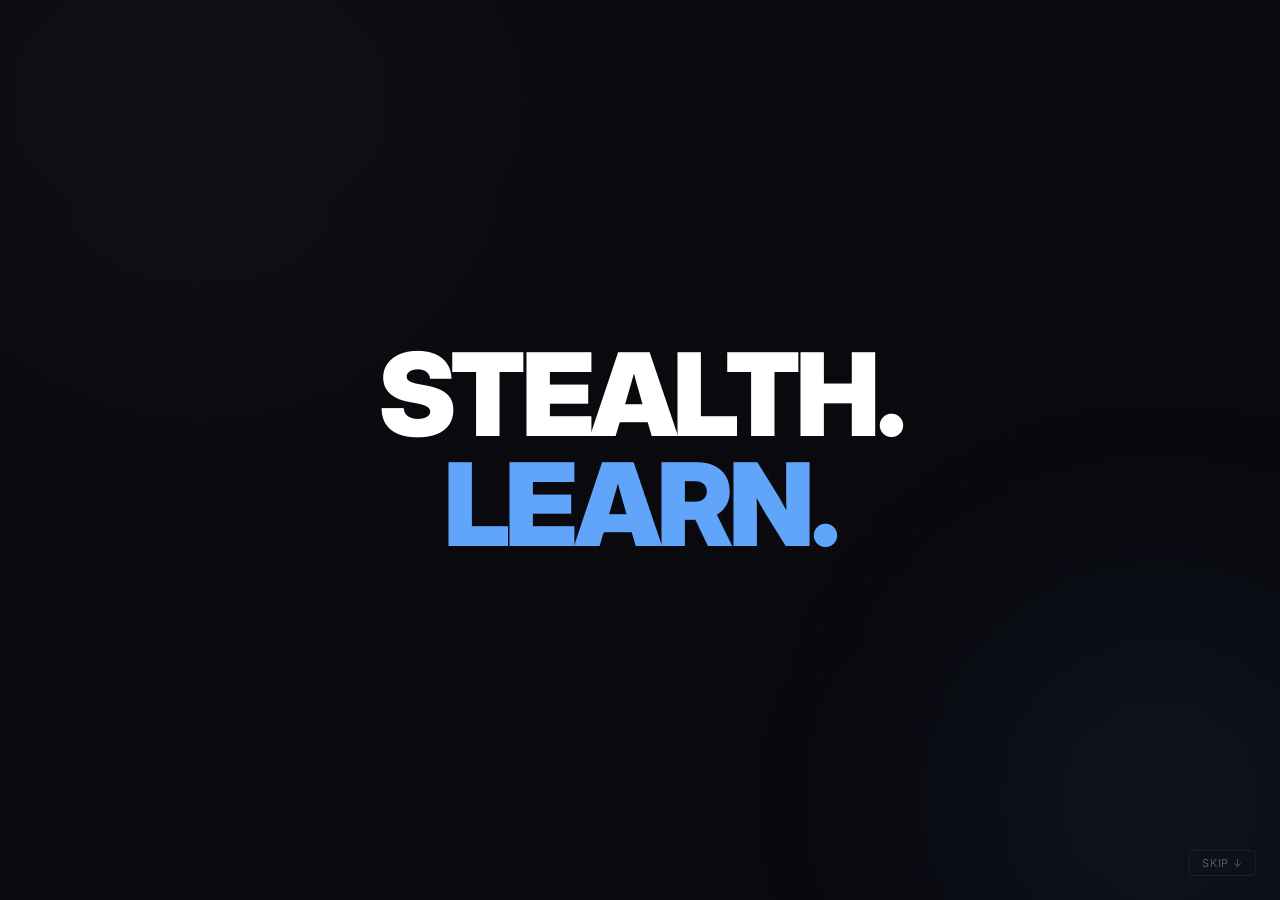
<file: projects/ballsy/index.html>
<!DOCTYPE html>
<html lang="en">
<head>
<meta charset="UTF-8">
<meta name="viewport" content="width=device-width, initial-scale=1.0">
<title>Ballsy — Stealth. Learn. Escape.</title>
<link rel="preconnect" href="https://fonts.googleapis.com">
<link rel="preconnect" href="https://fonts.gstatic.com" crossorigin>
<link href="https://fonts.googleapis.com/css2?family=Inter:wght@400;600;700;800;900&display=swap" rel="stylesheet">
<link rel="stylesheet" href="css/game.css">
</head>
<body>

<!-- ═══ CINEMATIC INTRO ═══ -->
<div id="intro">
  <div class="intro-grid"></div>
  <div class="i-orb i-orb1"></div>
  <div class="i-orb i-orb2"></div>
  <div id="intro-lines">
    <div class="il1">STEALTH.</div>
    <div class="il2">LEARN.</div>
  </div>
  <div id="intro-card-wrap">
    <div class="icard" id="icard">
      <div class="icard-sheen" id="icard-sheen"></div>
      <div class="icard-inner">
        <div class="icard-left" id="il">
          <div class="icard-badge-pill"><span class="pill-dot"></span>Unity 2022 · Windows · APU Capstone</div>
          <h2>The math class<br>you'll actually want<br>to attend.</h2>
          <p>Navigate school halls, dodge the teacher's spotlight, and solve arithmetic challenges to unlock your escape.</p>
        </div>
        <div class="icard-center" id="ic">
          <div class="mini-screen phone-float">
            <div class="ms-hud"><span style="color:#f43f5e">♥♥♥</span><span style="color:#10B981;font-size:10px">240 pts</span></div>
            <div class="ms-map">
              <div class="ms-wall" style="top:18%;left:8%;width:55px;height:10px"></div>
              <div class="ms-wall" style="top:18%;left:8%;width:10px;height:50px"></div>
              <div class="ms-spotlight"></div>
              <div class="ms-teacher">T</div>
              <div class="ms-player">P</div>
              <div class="ms-item">📋</div>
            </div>
            <div class="ms-quiz">
              <div class="ms-q">8 × 7 = ?</div>
              <div class="ms-opts">
                <span>48</span><span class="ms-correct">56 ✓</span><span>64</span><span>42</span>
              </div>
            </div>
          </div>
          <div class="intro-fbadge" style="top:8%;left:-20px">
            <span>🎯</span><div><div class="fb-t">Quiz Streak</div><div class="fb-s">7 correct!</div></div>
          </div>
          <div class="intro-fbadge" style="bottom:10%;right:-20px">
            <span>⚡</span><div><div class="fb-t">Level Up!</div><div class="fb-s">Stage 2 unlocked</div></div>
          </div>
        </div>
        <div class="icard-right" id="ir"><div class="brand-text">BALLSY</div></div>
      </div>
      <div class="icard-cta" id="icta">
        <div class="icta-title">Ready to outsmart<br>the teacher?</div>
        <div class="icta-sub">A 2D stealth adventure where every math answer is your key to freedom.</div>
        <button class="btn-green" id="btn-enter">Play Now</button>
      </div>
    </div>
  </div>
  <button id="intro-skip">Skip ↓</button>
</div>

<!-- ═══ GAME WRAPPER ═══ -->
<div id="game-wrap" class="hidden">

  <!-- HUD -->
  <div id="hud">
    <div id="hud-left">
      <div id="hud-stage">Stage 1</div>
      <div id="hud-lives" class="hud-row"></div>
      <div class="hud-row hud-label">STAMINA
        <div id="hud-stamina-track"><div id="hud-stamina-fill"></div></div>
      </div>
      <div class="hud-row hud-label">DETECTION
        <div id="hud-det-track"><div id="hud-det-fill"></div></div>
      </div>
    </div>
    <div id="hud-center">
      <div class="hud-big" id="hud-score">0</div>
      <div class="hud-label">SCORE</div>
    </div>
    <div id="hud-right">
      <div class="hud-row hud-label">QUIZZES <span id="hud-quizzes">0/0</span></div>
      <div class="hud-row hud-label">COINS <span id="hud-coins">0</span></div>
      <div id="hud-inv" class="hud-row"></div>
      <div class="hud-row" style="gap:6px;margin-top:2px;">
        <button class="hud-ctrl-btn" id="btn-hud-pause" title="Pause (Esc)">II</button>
        <button class="hud-ctrl-btn" id="btn-hud-restart" title="Restart Stage">↺</button>
        <button class="hud-ctrl-btn" id="btn-hud-home" title="Main Menu">⌂</button>
      </div>
    </div>
  </div>

  <!-- Canvas -->
  <canvas id="gameCanvas" width="800" height="576"></canvas>

  <!-- ── SCREENS ── -->

  <!-- Main Menu -->
  <div id="screen-menu" class="screen overlay-center">
    <div class="menu-card">
      <div class="menu-logo"><span class="logo-dot"></span>BALLSY</div>
      <div class="menu-sub">Stealth. Learn. Escape.</div>
      <button class="btn-green big" id="btn-play">▶ &nbsp;Play Game</button>
      <button class="btn-ghost big" id="btn-lb">🏆 &nbsp;Leaderboard</button>
      <div class="menu-controls">
        <div class="ctrl-grid">
          <span class="ctrl-key">WASD / ↑↓←→</span><span>Move</span>
          <span class="ctrl-key">Shift</span><span>Run (drains stamina)</span>
          <span class="ctrl-key">E</span><span>Interact with panels</span>
          <span class="ctrl-key">Space</span><span>Jumping rope</span>
          <span class="ctrl-key">Esc</span><span>Close popups</span>
        </div>
      </div>
      <div class="menu-tip">🟢 = You &nbsp;|&nbsp; 🟡 = Teacher &nbsp;|&nbsp; <span style="color:#10B981">?</span> = Quiz panel &nbsp;|&nbsp; 🚪 = Exit (solve quizzes first!)</div>
    </div>
  </div>

  <!-- Quiz overlay -->
  <div id="screen-quiz" class="screen overlay-center hidden">
    <div class="quiz-card">
      <div class="quiz-header">
        <span class="quiz-icon">🧮</span>
        <span class="quiz-title">Math Challenge</span>
        <span id="quiz-timer" class="hidden quiz-timer"></span>
      </div>
      <div id="quiz-question" class="quiz-q"></div>
      <div id="quiz-options" class="quiz-opts-grid"></div>
      <div class="quiz-hint">Solve it to unlock the panel &nbsp;·&nbsp; Wrong = −50 pts &amp; −1 life</div>
    </div>
  </div>

  <!-- Vending machine overlay -->
  <div id="screen-vend" class="screen overlay-center hidden">
    <div class="vend-card">
      <div class="vend-header">🥤 Vending Machine</div>
      <div class="vend-coins-row">Your coins: <strong id="vend-coins">0</strong></div>
      <div class="vend-items">
        <div class="vend-item-row">
          <span>⚡ Refill Stamina</span>
          <button class="btn-green small vend-item" data-item="stamina" data-cost="10" data-effect="stamina">10 coins</button>
        </div>
        <div class="vend-item-row">
          <span>❤️ Extra Life</span>
          <button class="btn-green small vend-item" data-item="life" data-cost="30" data-effect="life">30 coins</button>
        </div>
        <div class="vend-item-row">
          <span>⭐ Score Boost +200</span>
          <button class="btn-green small vend-item" data-item="score" data-cost="20" data-effect="score">20 coins</button>
        </div>
      </div>
      <div id="vend-msg" class="vend-msg"></div>
      <button class="btn-ghost small" id="btn-close-vend">Close (Esc)</button>
    </div>
  </div>

  <!-- Jumping rope overlay -->
  <div id="screen-rope" class="screen overlay-center hidden">
    <div class="rope-card">
      <div class="rope-header">🪢 Jumping Rope Mini-game</div>
      <div class="rope-sub">Press <kbd>Space</kbd> when the dot lights up green!</div>
      <canvas id="rope-canvas" width="160" height="160"></canvas>
      <div class="rope-stats">
        <div>Hits: <strong id="rope-progress">0 / 8</strong></div>
        <div>Misses: <span id="rope-miss">⬜⬜⬜</span></div>
      </div>
      <div id="rope-result" class="rope-result"></div>
    </div>
  </div>

  <!-- Level complete -->
  <div id="screen-levelcomplete" class="screen overlay-center hidden">
    <div class="result-card">
      <div class="result-title">Stage Complete</div>
      <div class="result-name" id="lc-name"></div>
      <div class="result-stats">
        <div class="rs-row"><span>Score</span><strong id="lc-score">0</strong></div>
        <div class="rs-row"><span>Quizzes Solved</span><strong id="lc-quizzes">0/0</strong></div>
        <div class="rs-row"><span>Items Collected</span><strong id="lc-items">0</strong></div>
      </div>
      <div class="result-btns">
        <button class="btn-green big" id="btn-next-level">Next Stage ▶</button>
        <button class="btn-ghost big" id="btn-menu-go">Main Menu</button>
      </div>
    </div>
  </div>

  <!-- Game over -->
  <div id="screen-gameover" class="screen overlay-center hidden">
    <div class="result-card">
      <div class="result-title go-title">Game Over</div>
      <div class="result-stats">
        <div class="rs-row"><span>Final Score</span><strong id="go-score">0</strong></div>
        <div class="rs-row"><span>Reached</span><strong id="go-level">Stage 1</strong></div>
      </div>
      <div class="go-name-row">
        <input id="go-name" type="text" placeholder="Enter your name" maxlength="12">
        <button class="btn-green" id="btn-submit-score">Submit Score</button>
      </div>
      <div class="result-btns">
        <button class="btn-ghost big" id="btn-retry">Try Again</button>
      </div>
    </div>
  </div>

  <!-- Difficulty Select -->
  <div id="screen-diff" class="screen overlay-center hidden">
    <div class="diff-card">
      <div class="diff-title">Choose Difficulty</div>
      <div class="diff-sub">Affects teacher speed, detection range &amp; quiz timing on every stage</div>
      <button class="btn-diff easy" id="btn-diff-easy">
        <div class="diff-name">Easy</div>
        <div class="diff-desc">Slower teachers · Extra life · Relaxed detection</div>
      </button>
      <button class="btn-diff medium" id="btn-diff-medium">
        <div class="diff-name">Medium</div>
        <div class="diff-desc">Balanced challenge · Standard rules</div>
      </button>
      <button class="btn-diff hard" id="btn-diff-hard">
        <div class="diff-name">Hardcore</div>
        <div class="diff-desc">Fast teachers · Timed quizzes · Only 2 lives</div>
      </button>
      <button class="btn-ghost" id="btn-diff-back">← Back to Menu</button>
    </div>
  </div>

  <!-- Pause -->
  <div id="screen-pause" class="screen overlay-center hidden">
    <div class="pause-card">
      <div class="pause-title">Paused</div>
      <div class="pause-stage" id="pause-stage-name"></div>
      <button class="btn-green big" id="btn-resume">▶ Resume</button>
      <button class="btn-ghost big" id="btn-restart-pause">🔄 Restart Stage</button>
      <button class="btn-ghost big" id="btn-home-pause">🏠 Main Menu</button>
    </div>
  </div>

  <!-- Leaderboard -->
  <div id="screen-leaderboard" class="screen overlay-center hidden">
    <div class="lb-card">
      <div class="lb-title">Leaderboard</div>
      <div class="lb-header-row">
        <span>Rank</span><span>Name</span><span>Score</span><span>Stage</span><span>Date</span>
      </div>
      <div id="lb-table"></div>
      <button class="btn-ghost big" id="btn-back-lb">← Back</button>
    </div>
  </div>

</div><!-- /#game-wrap -->

<script src="js/game.js"></script>
<script>
// ─── CINEMATIC INTRO ───
(function(){
  const il1=document.querySelector('.il1'),il2=document.querySelector('.il2');
  const ilines=document.getElementById('intro-lines');
  const icardWrap=document.getElementById('intro-card-wrap');
  const icard=document.getElementById('icard');
  const il=document.getElementById('il'),ic=document.getElementById('ic'),ir=document.getElementById('ir');
  const icta=document.getElementById('icta');
  const sheen=document.getElementById('icard-sheen');
  let done=false;

  function finish(){
    if(done)return;done=true;
    icard.style.width='100vw';icard.style.height='100vh';
    icard.style.maxWidth='100vw';icard.style.borderRadius='0';
    setTimeout(()=>{
      document.getElementById('intro').style.transition='opacity .6s';
      document.getElementById('intro').style.opacity='0';
      setTimeout(()=>{
        document.getElementById('intro').style.display='none';
        document.getElementById('game-wrap').classList.remove('hidden');
        window._startGame();
      },600);
    },900);
  }

  document.getElementById('btn-enter').onclick=finish;
  document.getElementById('intro-skip').onclick=finish;
  document.addEventListener('keydown',e=>{if(e.key==='Enter'||e.key===' ')finish();});
  document.addEventListener('mousemove',e=>{
    const r=icard.getBoundingClientRect();
    sheen.style.setProperty('--sx',(e.clientX-r.left)+'px');
    sheen.style.setProperty('--sy',(e.clientY-r.top)+'px');
  });

  // Phase 1
  setTimeout(()=>{il1.style.opacity='1';il1.style.transform='translateY(0) scale(1)';},300);
  setTimeout(()=>{il2.style.clipPath='inset(0 0% 0 0)';},1000);
  // Fade taglines
  setTimeout(()=>{ilines.style.transition='opacity .6s';ilines.style.opacity='0';},2600);
  // Card rises
  setTimeout(()=>{
    icardWrap.style.pointerEvents='all';
    icard.style.transform='translateY(0)';icard.style.opacity='1';
  },3000);
  // Content slides in
  setTimeout(()=>{
    il.style.opacity='1';il.style.transform='translateX(0)';
    ic.style.opacity='1';ic.style.transform='translateY(0) scale(1)';
    ir.style.opacity='1';ir.style.transform='translateX(0)';
  },3600);
  // CTA
  setTimeout(()=>{
    il.style.transition='opacity .4s';il.style.opacity='0';
    ic.style.transition='opacity .4s';ic.style.opacity='0';
    ir.style.transition='opacity .4s';ir.style.opacity='0';
  },5600);
  setTimeout(()=>{icta.style.opacity='1';icta.style.pointerEvents='all';},6000);
})();
</script>
</body>
</html>
</file>
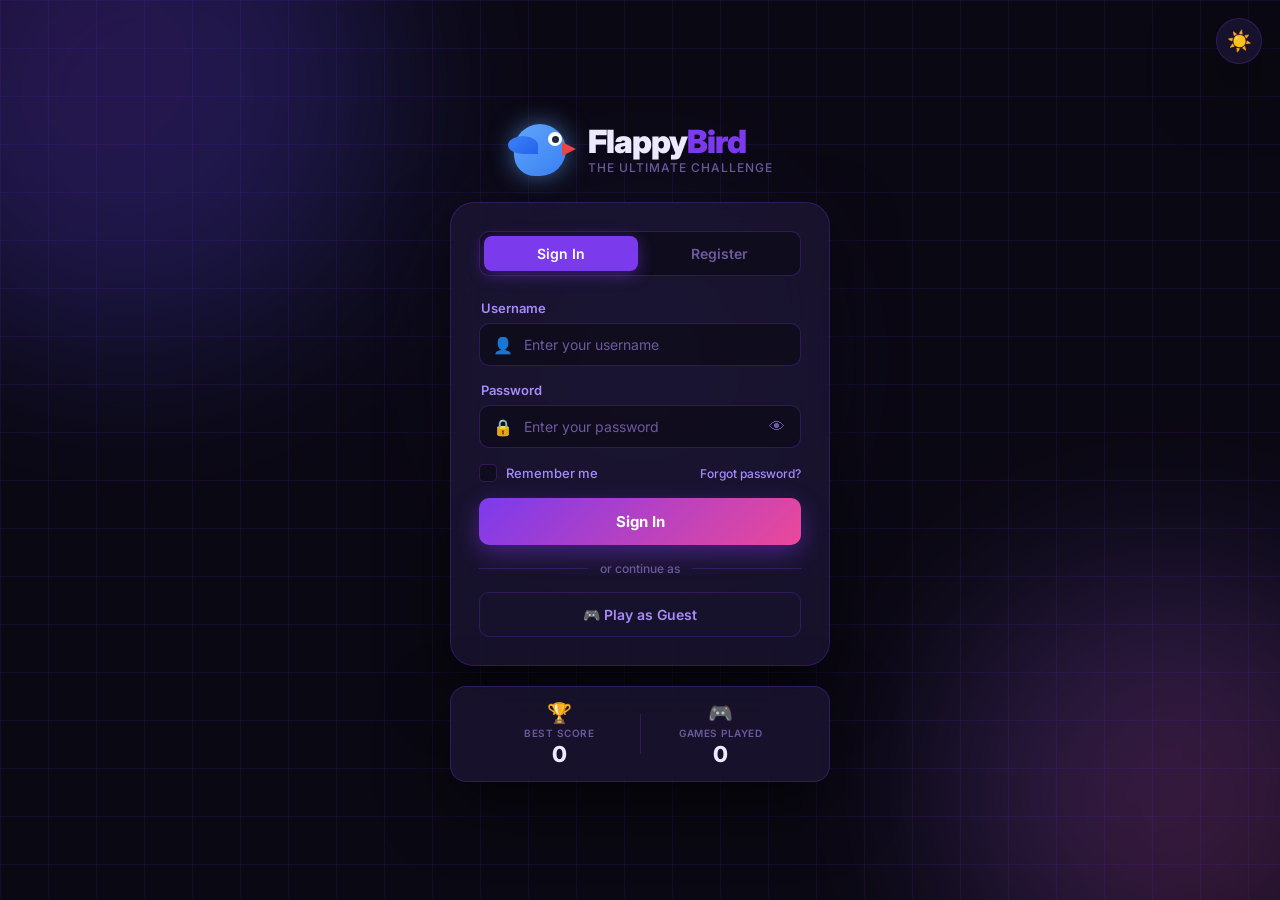
<file: projects/flappy-bird/index.html>
<!DOCTYPE html>
<html lang="en" data-theme="dark">
<head>
  <meta charset="UTF-8">
  <meta name="viewport" content="width=device-width, initial-scale=1.0">
  <title>Flappy Bird</title>
  <link rel="preconnect" href="https://fonts.googleapis.com">
  <link rel="preconnect" href="https://fonts.gstatic.com" crossorigin>
  <link href="https://fonts.googleapis.com/css2?family=Inter:wght@300;400;500;600;700;800;900&display=swap" rel="stylesheet">
  <link rel="stylesheet" href="css/style.css">
  <link rel="stylesheet" href="css/login.css">
</head>
<body>

  <!-- Animated background -->
  <div class="bg-canvas">
    <div class="orb orb-1"></div>
    <div class="orb orb-2"></div>
    <div class="orb orb-3"></div>
    <div class="grid-overlay"></div>
  </div>

  <!-- Theme toggle -->
  <button class="theme-toggle" id="themeToggle" title="Toggle theme" aria-label="Toggle theme">
    <span class="theme-icon">☀️</span>
  </button>

  <!-- Main container -->
  <div class="login-container">

    <!-- Logo -->
    <div class="logo">
      <div class="logo-bird">
        <div class="bird-body"></div>
        <div class="bird-wing"></div>
        <div class="bird-eye"></div>
        <div class="bird-beak"></div>
      </div>
      <div class="logo-text">
        <h1>Flappy<span>Bird</span></h1>
        <p>The Ultimate Challenge</p>
      </div>
    </div>

    <!-- Auth card -->
    <div class="auth-card" id="authCard">

      <!-- Tabs -->
      <div class="auth-tabs">
        <button class="tab-btn active" data-tab="login">Sign In</button>
        <button class="tab-btn"        data-tab="register">Register</button>
      </div>

      <!-- ── Login form ─────────────────────────────────────────────────── -->
      <form class="auth-form" id="loginForm">
        <div class="form-group">
          <label for="loginUsername">Username</label>
          <div class="input-wrapper">
            <span class="input-icon">👤</span>
            <input type="text" id="loginUsername" placeholder="Enter your username"
                   autocomplete="username" required>
          </div>
        </div>

        <div class="form-group">
          <label for="loginPassword">Password</label>
          <div class="input-wrapper">
            <span class="input-icon">🔒</span>
            <input type="password" id="loginPassword" placeholder="Enter your password"
                   autocomplete="current-password" required>
            <button type="button" class="toggle-password" data-target="loginPassword"
                    aria-label="Toggle password visibility">👁</button>
          </div>
        </div>

        <div class="form-options">
          <label class="checkbox-label">
            <input type="checkbox" id="rememberMe">
            <span class="checkbox-custom"></span>
            Remember me
          </label>
          <a href="#" class="forgot-link">Forgot password?</a>
        </div>

        <div class="error-msg" id="loginError" role="alert"></div>

        <button type="submit" class="submit-btn">
          <span class="btn-text">Sign In</span>
          <span class="btn-loader hidden"></span>
        </button>

        <div class="divider"><span>or continue as</span></div>

        <button type="button" class="guest-btn" id="guestBtn">
          🎮 Play as Guest
        </button>
      </form>

      <!-- ── Register form ──────────────────────────────────────────────── -->
      <form class="auth-form hidden" id="registerForm">
        <div class="form-group">
          <label for="regUsername">Username</label>
          <div class="input-wrapper">
            <span class="input-icon">👤</span>
            <input type="text" id="regUsername" placeholder="Choose a username"
                   autocomplete="username" required minlength="3">
          </div>
        </div>

        <div class="form-group">
          <label for="regPassword">Password</label>
          <div class="input-wrapper">
            <span class="input-icon">🔒</span>
            <input type="password" id="regPassword" placeholder="Create a password"
                   autocomplete="new-password" required minlength="4">
            <button type="button" class="toggle-password" data-target="regPassword"
                    aria-label="Toggle password visibility">👁</button>
          </div>
          <div class="password-strength">
            <div class="strength-bar"></div>
            <span class="strength-text"></span>
          </div>
        </div>

        <div class="form-group">
          <label for="regConfirm">Confirm Password</label>
          <div class="input-wrapper">
            <span class="input-icon">🔒</span>
            <input type="password" id="regConfirm" placeholder="Confirm your password"
                   autocomplete="new-password" required>
            <button type="button" class="toggle-password" data-target="regConfirm"
                    aria-label="Toggle password visibility">👁</button>
          </div>
        </div>

        <div class="error-msg" id="registerError" role="alert"></div>

        <button type="submit" class="submit-btn">
          <span class="btn-text">Create Account</span>
          <span class="btn-loader hidden"></span>
        </button>
      </form>

    </div><!-- /auth-card -->

    <!-- Stats bar -->
    <div class="stats-bar" id="statsBar">
      <div class="stat">
        <span class="stat-icon">🏆</span>
        <span class="stat-label">Best Score</span>
        <span class="stat-value" id="displayHighScore">0</span>
      </div>
      <div class="stat-divider"></div>
      <div class="stat">
        <span class="stat-icon">🎮</span>
        <span class="stat-label">Games Played</span>
        <span class="stat-value" id="displayGames">0</span>
      </div>
    </div>

  </div><!-- /login-container -->

  <script src="js/theme.js"></script>
  <script src="js/auth.js"></script>
</body>
</html>
</file>
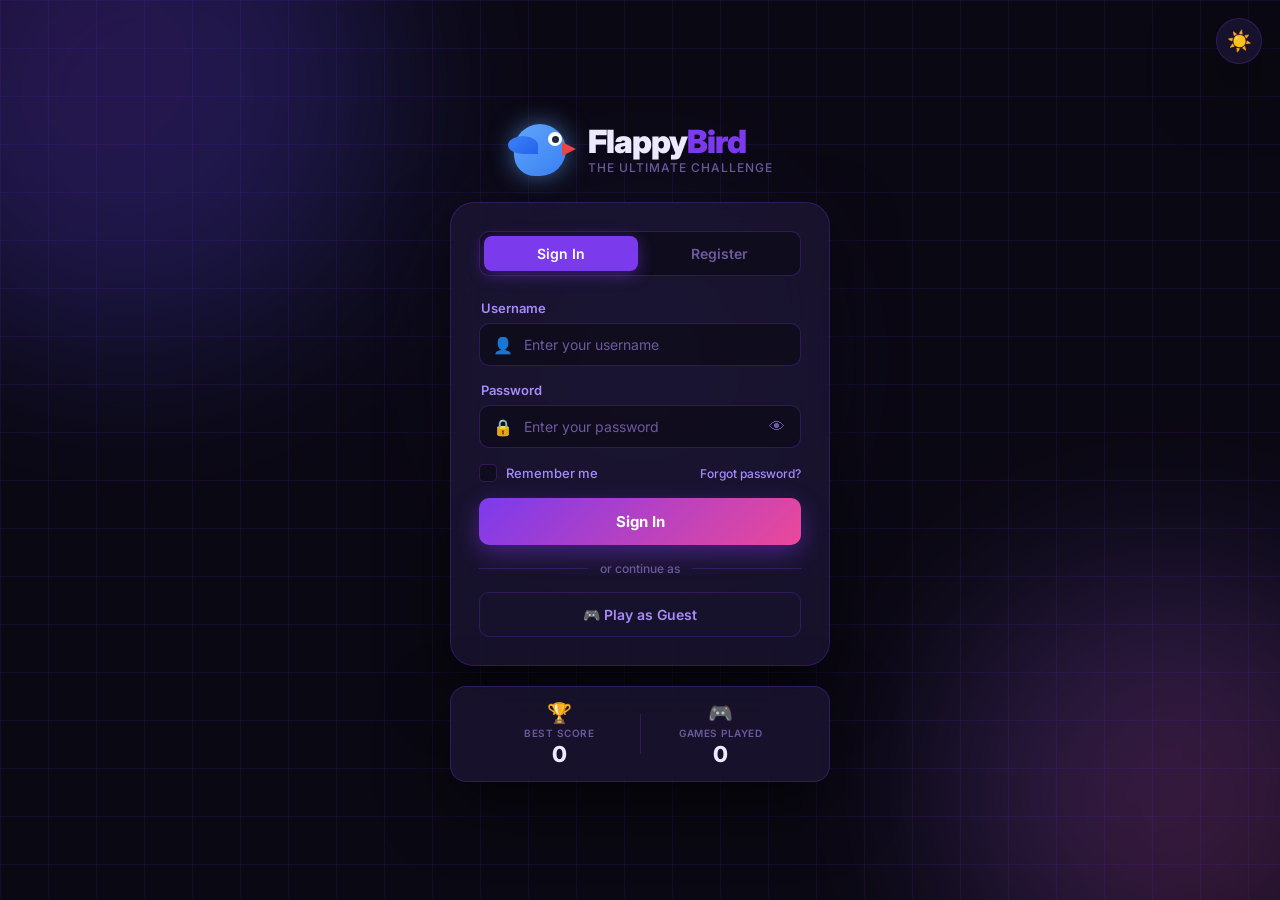
<file: projects/flappy-bird/game.html>
<!DOCTYPE html>
<html lang="en" data-theme="dark">
<head>
  <meta charset="UTF-8">
  <meta name="viewport" content="width=device-width, initial-scale=1.0, user-scalable=no">
  <title>Flappy Bird — Play</title>
  <link rel="preconnect" href="https://fonts.googleapis.com">
  <link rel="preconnect" href="https://fonts.gstatic.com" crossorigin>
  <link href="https://fonts.googleapis.com/css2?family=Inter:wght@300;400;500;600;700;800;900&display=swap" rel="stylesheet">
  <link rel="stylesheet" href="css/style.css">
  <link rel="stylesheet" href="css/game.css">
</head>
<body>

  <!-- Game canvas -->
  <canvas id="gameCanvas"></canvas>

  <!-- ── HUD ────────────────────────────────────────────────────────────── -->
  <header class="hud" role="banner">
    <div class="hud-left">
      <div class="score-display">
        <span class="score-label">Score</span>
        <span class="score-value" id="hudScore">0</span>
      </div>
      <div class="high-score-display">
        <span class="hs-icon">🏆</span>
        <span class="hs-value" id="hudHighScore">0</span>
      </div>
    </div>

    <div class="hud-right">
      <div class="user-badge">
        <span class="user-avatar">🐦</span>
        <span class="user-name" id="hudUsername">Player</span>
      </div>
      <button class="hud-btn" id="pauseBtn" title="Pause (P)" aria-label="Pause">⏸</button>
      <button class="hud-btn theme-toggle" id="themeToggle" title="Toggle theme" aria-label="Toggle theme">
        <span class="theme-icon">☀️</span>
      </button>
      <button class="hud-btn" id="homeBtn" title="Home" aria-label="Go home">🏠</button>
    </div>
  </header>

  <!-- ── Start Screen ───────────────────────────────────────────────────── -->
  <div class="overlay" id="startScreen" role="dialog" aria-label="Start game">
    <div class="overlay-card">
      <div class="overlay-bird" aria-hidden="true">🐦</div>
      <h2>Ready to Fly?</h2>
      <p>Navigate through the pipes and set a new high score!</p>

      <div class="controls-hint">
        <div class="hint-item"><kbd>Space</kbd> / <kbd>↑</kbd> Flap</div>
        <div class="hint-item"><kbd>P</kbd> Pause</div>
        <div class="hint-item">📱 Tap anywhere</div>
      </div>

      <button class="play-btn" id="startBtn">▶ Play Now</button>
    </div>
  </div>

  <!-- ── Game Over Screen ───────────────────────────────────────────────── -->
  <div class="overlay hidden" id="gameOverScreen" role="dialog" aria-label="Game over">
    <div class="overlay-card game-over-card">

      <div class="game-over-title">
        <span class="go-icon" aria-hidden="true">💀</span>
        <h2>Game Over</h2>
      </div>

      <div class="score-results">
        <div class="result-row">
          <span>Score</span>
          <span class="result-val" id="finalScore">0</span>
        </div>
        <div class="result-row best">
          <span>Best</span>
          <span class="result-val" id="finalBest">0</span>
          <span class="new-best hidden" id="newBest">NEW!</span>
        </div>
      </div>

      <div class="medal-display" id="medalDisplay" aria-live="polite"></div>

      <div class="game-over-btns">
        <button class="play-btn"      id="restartBtn">↺ Play Again</button>
        <button class="secondary-btn" id="goHomeBtn">🏠 Main Menu</button>
      </div>

    </div>
  </div>

  <!-- ── Pause Screen ───────────────────────────────────────────────────── -->
  <div class="overlay hidden" id="pauseScreen" role="dialog" aria-label="Game paused">
    <div class="overlay-card">
      <span class="pause-icon" aria-hidden="true">⏸</span>
      <h2>Paused</h2>
      <p>Take a breath. The pipes are waiting.</p>
      <div class="pause-btns">
        <button class="play-btn"      id="resumeBtn">▶ Resume</button>
        <button class="secondary-btn" id="pauseHomeBtn">🏠 Main Menu</button>
      </div>
    </div>
  </div>

  <!-- Score popup -->
  <div class="score-popup hidden" id="scorePopup" aria-hidden="true">+1</div>

  <script src="js/theme.js"></script>
  <script src="js/game.js"></script>
</body>
</html>
</file>
<file: projects/ballsy/css/game.css>
/* ─── RESET ─── */
*,*::before,*::after{margin:0;padding:0;box-sizing:border-box;}
:root{
  --bg:#09090e;
  --surface:#111116;
  --surface2:#17171f;
  --accent:#b8ff47;
  --red:#ff3f3f;
  --amber:#ffad3b;
  --blue:#60a5fa;
  --text:#d0d0da;
  --muted:#56566a;
  --dim:#2e2e3a;
  --border:rgba(255,255,255,.06);
  --border2:rgba(255,255,255,.1);
}
body{
  background:var(--bg);color:var(--text);
  font-family:'Inter',sans-serif;
  font-feature-settings:'tnum','cv02';
  overflow:hidden;cursor:default;
}
button{font-family:inherit;cursor:pointer;border:none;outline:none;}
input{font-family:inherit;}
.hidden{display:none!important;}

/* ─── BUTTONS ─── */
.btn-green{
  background:#3b82f6;color:#fff;font-weight:700;
  border-radius:6px;padding:11px 24px;font-size:.88rem;letter-spacing:.01em;
  transition:background .12s,transform .12s;
}
.btn-green:hover{background:#2563eb;transform:translateY(-1px);}
.btn-green.big{padding:13px 0;font-size:.9rem;width:100%;display:block;}
.btn-green.small{padding:6px 14px;font-size:.78rem;}
.btn-ghost{
  background:transparent;color:var(--muted);
  border:1px solid var(--border2);border-radius:6px;
  padding:11px 24px;font-size:.88rem;
  transition:color .12s,border-color .12s;
}
.btn-ghost:hover{color:var(--text);border-color:rgba(255,255,255,.2);}
.btn-ghost.big{padding:13px 0;font-size:.9rem;width:100%;display:block;}
.btn-ghost.small{padding:6px 14px;font-size:.78rem;}

/* ─── CINEMATIC INTRO ─── */
#intro{
  position:fixed;inset:0;z-index:9000;background:var(--bg);
  display:flex;align-items:center;justify-content:center;overflow:hidden;
}
.intro-grid{
  position:absolute;inset:0;pointer-events:none;
  background-size:48px 48px;
  background-image:
    linear-gradient(rgba(255,255,255,.018) 1px,transparent 1px),
    linear-gradient(90deg,rgba(255,255,255,.018) 1px,transparent 1px);
  mask-image:radial-gradient(ellipse 60% 60% at center,black,transparent);
  -webkit-mask-image:radial-gradient(ellipse 60% 60% at center,black,transparent);
}
.i-orb{position:absolute;border-radius:50%;filter:blur(120px);pointer-events:none;}
.i-orb1{width:600px;height:600px;background:rgba(255,255,255,.028);top:-200px;left:-100px;}
.i-orb2{width:400px;height:400px;background:rgba(96,165,250,.08);bottom:-100px;right:-80px;}

#intro-lines{position:relative;z-index:10;text-align:center;}
.il1{
  font-size:clamp(3rem,9vw,8rem);font-weight:900;letter-spacing:-.04em;line-height:.9;color:#fff;
  opacity:0;transform:translateY(40px);
  transition:opacity 1s cubic-bezier(.22,1,.36,1),transform 1s cubic-bezier(.22,1,.36,1);
}
.il2{
  font-size:clamp(3rem,9vw,8rem);font-weight:900;letter-spacing:-.04em;line-height:.9;
  color:#60a5fa;
  clip-path:inset(0 100% 0 0);
  transition:clip-path 1.2s cubic-bezier(.77,0,.175,1);
  display:block;margin-top:6px;
}

#intro-card-wrap{position:absolute;inset:0;display:flex;align-items:center;justify-content:center;pointer-events:none;}
.icard{
  width:84vw;height:82vh;max-width:1100px;border-radius:12px;
  background:#0c0e18;
  border:1px solid rgba(255,255,255,.07);
  box-shadow:0 40px 100px -20px rgba(0,0,0,.95);
  position:relative;overflow:hidden;
  transform:translateY(105vh);opacity:0;
  transition:transform .9s cubic-bezier(.22,1,.36,1),opacity .3s ease,
             width .8s cubic-bezier(.22,1,.36,1),height .8s cubic-bezier(.22,1,.36,1),
             border-radius .8s cubic-bezier(.22,1,.36,1),max-width .8s;
  display:flex;align-items:center;justify-content:center;
}
.icard::before{
  content:'';position:absolute;top:0;left:0;right:0;height:1px;
  background:linear-gradient(90deg,transparent,rgba(96,165,250,.65),transparent);
}
.icard-sheen{
  position:absolute;inset:0;pointer-events:none;z-index:5;border-radius:inherit;
  background:radial-gradient(500px circle at var(--sx,50%) var(--sy,50%),rgba(96,165,250,.05),transparent 40%);
}
.icard-inner{
  position:relative;width:100%;height:100%;z-index:10;
  display:grid;grid-template-columns:1.2fr 1fr 0.9fr;align-items:center;gap:0;
  padding:48px clamp(24px,4vw,64px);overflow:hidden;
}
.icard-left{opacity:0;transform:translateX(-30px);transition:opacity .8s,transform .8s cubic-bezier(.22,1,.36,1);}
.icard-badge-pill{
  display:inline-flex;align-items:center;gap:7px;margin-bottom:22px;
  border:1px solid rgba(96,165,250,.18);border-radius:100px;
  padding:5px 13px;font-size:.64rem;font-weight:600;letter-spacing:.12em;
  text-transform:uppercase;color:rgba(147,197,253,.75);
  background:rgba(96,165,250,.04);
}
.pill-dot{width:5px;height:5px;border-radius:50%;background:#60a5fa;flex-shrink:0;}
.icard-left h2{
  font-weight:800;font-size:clamp(1.4rem,2.4vw,2.2rem);line-height:1.1;
  margin-bottom:16px;letter-spacing:-.04em;color:#fff;
}
.icard-left p{font-size:clamp(.8rem,1.1vw,.9rem);color:var(--muted);line-height:1.7;}
.icard-center{
  display:flex;align-items:center;justify-content:center;position:relative;padding:20px;
  opacity:0;transform:translateY(50px) scale(.85);transition:opacity .9s,transform .9s cubic-bezier(.22,1,.36,1);
}
.icard-right{
  display:flex;justify-content:flex-end;align-items:center;overflow:hidden;
  opacity:0;transform:translateX(30px);transition:opacity .8s,transform .8s cubic-bezier(.22,1,.36,1);
  padding-right:8px;
}
.brand-text{
  font-weight:900;text-transform:uppercase;letter-spacing:-.06em;
  font-size:clamp(3.5rem,9vw,10rem);
  color:#fff;white-space:nowrap;line-height:.9;
  text-shadow:0 0 80px rgba(96,165,250,.22),0 0 160px rgba(96,165,250,.08);
}
.icard-cta{
  position:absolute;inset:0;z-index:20;display:flex;flex-direction:column;
  align-items:center;justify-content:center;text-align:center;padding:24px;
  opacity:0;pointer-events:none;transition:opacity .7s;
}
.icta-title{
  font-weight:800;font-size:clamp(2rem,4.8vw,3.8rem);
  letter-spacing:-.05em;line-height:1;margin-bottom:14px;color:#fff;
}
.icta-sub{color:var(--muted);font-size:.92rem;max-width:360px;margin:0 auto 32px;line-height:1.65;}
.icard-cta .btn-green{padding:15px 52px;font-size:1rem;letter-spacing:.01em;}

/* Mini game preview */
.mini-screen{
  width:175px;height:300px;border-radius:10px;background:#07090f;
  border:1px solid rgba(255,255,255,.08);overflow:hidden;display:flex;flex-direction:column;
  box-shadow:0 32px 64px -16px rgba(0,0,0,.9);
}
.ms-hud{
  display:flex;justify-content:space-between;align-items:center;
  padding:6px 9px;background:rgba(0,0,0,.6);
  border-bottom:1px solid rgba(255,255,255,.04);font-size:10px;
}
.ms-map{
  flex:1;position:relative;background:#07090f;
  background-image:linear-gradient(rgba(255,255,255,.01) 1px,transparent 1px),
                   linear-gradient(90deg,rgba(255,255,255,.01) 1px,transparent 1px);
  background-size:16px 16px;
}
.ms-wall{position:absolute;background:rgba(255,255,255,.05);border:1px solid rgba(255,255,255,.08);}
.ms-spotlight{
  position:absolute;top:20%;left:52%;width:0;height:0;
  border-left:34px solid transparent;border-right:34px solid transparent;
  border-bottom:58px solid rgba(245,158,11,.12);
  filter:blur(3px);transform:translateX(-50%);
  animation:sweep 3s ease-in-out infinite;transform-origin:top center;
}
@keyframes sweep{0%,100%{transform:translateX(-50%) rotate(-18deg);}50%{transform:translateX(-50%) rotate(18deg);}}
.ms-teacher{
  position:absolute;top:22%;left:55%;width:16px;height:16px;border-radius:50%;
  background:rgba(245,158,11,.18);border:1px solid rgba(245,158,11,.45);
  display:flex;align-items:center;justify-content:center;font-size:8px;font-weight:700;color:#f59e0b;z-index:2;
}
.ms-player{
  position:absolute;bottom:32%;left:24%;width:14px;height:14px;border-radius:50%;
  background:rgba(96,165,250,.2);border:1px solid rgba(96,165,250,.6);
  display:flex;align-items:center;justify-content:center;font-size:7px;font-weight:700;color:#60a5fa;
  animation:idle 2s ease-in-out infinite;
}
@keyframes idle{0%,100%{transform:scale(1);}50%{transform:scale(1.1);}}
.ms-item{position:absolute;bottom:26%;left:60%;font-size:11px;animation:float 3s ease-in-out infinite;}
@keyframes float{0%,100%{transform:translateY(0);}50%{transform:translateY(-4px);}}
.ms-quiz{background:rgba(7,9,15,.96);border-top:1px solid rgba(96,165,250,.12);padding:7px;}
.ms-q{font-size:9px;font-weight:700;color:#fff;text-align:center;margin-bottom:5px;}
.ms-opts{display:grid;grid-template-columns:1fr 1fr;gap:3px;}
.ms-opts span{font-size:7px;text-align:center;padding:3px;border-radius:2px;background:rgba(255,255,255,.03);border:1px solid rgba(255,255,255,.06);color:var(--muted);}
.ms-correct{background:rgba(96,165,250,.14)!important;border-color:rgba(96,165,250,.35)!important;color:#60a5fa!important;}

.phone-float{animation:float 5s ease-in-out infinite;}

/* Intro floating badges */
.intro-fbadge{
  position:absolute;display:flex;align-items:center;gap:10px;
  background:rgba(12,14,24,.92);border:1px solid rgba(255,255,255,.09);
  border-radius:10px;padding:10px 14px;
  box-shadow:0 8px 32px rgba(0,0,0,.5);backdrop-filter:blur(8px);
}
.fb-t{font-weight:700;font-size:.76rem;color:#fff;}
.fb-s{font-size:.68rem;color:var(--muted);margin-top:1px;}

#intro-skip{
  position:absolute;bottom:24px;right:24px;z-index:9100;
  font-size:.68rem;color:var(--muted);cursor:pointer;
  border:1px solid var(--border);border-radius:4px;padding:5px 12px;
  background:transparent;transition:color .15s,border-color .15s;
  letter-spacing:.08em;text-transform:uppercase;
}
#intro-skip:hover{color:var(--text);border-color:var(--border2);}

/* ─── GAME WRAP ─── */
#game-wrap{display:flex;flex-direction:column;width:100vw;height:100vh;overflow:hidden;}

/* ─── HUD ─── */
#hud{
  width:800px;max-width:100vw;margin:0 auto;
  display:flex;align-items:stretch;justify-content:space-between;
  background:var(--surface);border-bottom:1px solid var(--border);
  flex-shrink:0;
}
#hud-left{display:flex;flex-direction:column;justify-content:center;gap:4px;padding:6px 14px;min-width:170px;border-right:1px solid var(--border);}
#hud-center{text-align:center;padding:6px 20px;display:flex;flex-direction:column;justify-content:center;}
#hud-right{display:flex;flex-direction:column;justify-content:center;gap:4px;padding:6px 14px;align-items:flex-end;min-width:140px;border-left:1px solid var(--border);}
.hud-big{font-size:1.5rem;font-weight:800;letter-spacing:-.03em;color:#fff;font-variant-numeric:tabular-nums;}
.hud-label{font-size:.56rem;color:var(--muted);letter-spacing:.14em;text-transform:uppercase;display:flex;align-items:center;gap:5px;}
.hud-row{display:flex;align-items:center;gap:5px;}
#hud-stage{font-size:.63rem;font-weight:700;color:var(--accent);letter-spacing:.08em;text-transform:uppercase;}
.h-full{color:var(--red);font-size:13px;}
.h-empty{color:var(--dim);font-size:13px;}
#hud-stamina-track,#hud-det-track{width:76px;height:3px;background:rgba(255,255,255,.06);border-radius:2px;overflow:hidden;}
#hud-stamina-fill{height:100%;width:100%;background:var(--accent);border-radius:2px;transition:width .1s,background .25s;}
#hud-det-fill{height:100%;width:0%;background:var(--amber);border-radius:2px;transition:width .1s;}
#hud-quizzes,#hud-coins{font-weight:700;color:#fff;font-variant-numeric:tabular-nums;}
#hud-inv{font-size:12px;gap:2px;}

/* ─── CANVAS ─── */
#gameCanvas{display:block;width:800px;max-width:100vw;margin:0 auto;image-rendering:pixelated;}

/* ─── SCREEN OVERLAY ─── */
.screen{
  position:fixed;inset:0;z-index:500;
  display:flex;align-items:center;justify-content:center;
  background:rgba(9,9,14,.92);
}
.overlay-center{align-items:center;justify-content:center;}

/* ─── MENU ─── */
.menu-card{
  background:var(--surface);border:1px solid var(--border2);border-radius:8px;
  padding:36px;display:flex;flex-direction:column;gap:12px;
  width:400px;max-width:94vw;
}
.menu-logo{font-size:2rem;font-weight:900;letter-spacing:-.07em;color:var(--accent);line-height:1;}
.menu-sub{font-size:.7rem;color:var(--muted);margin-bottom:6px;letter-spacing:.08em;text-transform:uppercase;}
.menu-controls{
  background:rgba(255,255,255,.02);border:1px solid var(--border);border-radius:6px;
  padding:14px 16px;margin-top:2px;
}
.ctrl-grid{display:grid;grid-template-columns:auto 1fr;gap:5px 12px;font-size:.75rem;align-items:center;}
.ctrl-key{
  background:var(--surface2);border:1px solid var(--border2);
  border-radius:3px;padding:2px 7px;color:var(--text);font-weight:600;
  white-space:nowrap;font-size:.7rem;font-family:monospace;
}
.menu-tip{font-size:.67rem;color:var(--dim);text-align:center;line-height:1.5;}

/* ─── QUIZ ─── */
.quiz-card{
  background:var(--surface);border:1px solid var(--border2);border-radius:8px;
  padding:30px;width:430px;max-width:94vw;
  border-top:2px solid rgba(184,255,71,.3);
}
.quiz-header{display:flex;align-items:center;gap:8px;margin-bottom:18px;padding-bottom:14px;border-bottom:1px solid var(--border);}
.quiz-icon{font-size:16px;opacity:.55;}
.quiz-title{font-weight:700;font-size:.88rem;color:var(--text);flex:1;letter-spacing:.05em;text-transform:uppercase;}
.quiz-timer{font-weight:800;color:var(--red);font-size:.88rem;font-variant-numeric:tabular-nums;}
.quiz-q{font-size:2rem;font-weight:900;color:#fff;text-align:center;margin-bottom:24px;letter-spacing:-.04em;font-variant-numeric:tabular-nums;}
.quiz-opts-grid{display:grid;grid-template-columns:1fr 1fr;gap:8px;margin-bottom:18px;}
.quiz-btn{
  padding:16px 8px;border-radius:6px;font-size:1.1rem;font-weight:800;
  font-variant-numeric:tabular-nums;color:var(--text);
  background:var(--surface2);border:1px solid var(--border2);
  cursor:pointer;transition:background .12s,border-color .12s,transform .1s;
}
.quiz-btn:hover:not(:disabled){background:rgba(255,255,255,.07);border-color:rgba(255,255,255,.18);transform:scale(1.02);}
.quiz-btn:disabled{cursor:default;}
.quiz-btn.correct{background:rgba(184,255,71,.1);border-color:rgba(184,255,71,.35);color:var(--accent);}
.quiz-btn.wrong{background:rgba(255,63,63,.1);border-color:rgba(255,63,63,.35);color:#ff8080;}
.quiz-hint{font-size:.7rem;color:var(--muted);text-align:center;}

/* ─── VENDING ─── */
.vend-card{
  background:var(--surface);border:1px solid var(--border2);border-radius:8px;
  padding:26px;width:360px;max-width:94vw;
  border-top:2px solid rgba(255,173,59,.28);
}
.vend-header{font-size:1rem;font-weight:800;margin-bottom:14px;letter-spacing:-.02em;color:#fff;}
.vend-coins-row{font-size:.8rem;color:var(--muted);margin-bottom:14px;}
.vend-coins-row strong{color:#fff;font-variant-numeric:tabular-nums;}
strong{color:#fff;}
.vend-items{display:flex;flex-direction:column;gap:7px;margin-bottom:14px;}
.vend-item-row{
  display:flex;align-items:center;justify-content:space-between;
  background:rgba(255,255,255,.02);border:1px solid var(--border);
  border-radius:5px;padding:10px 13px;font-size:.83rem;
}
.vend-msg{min-height:18px;font-size:.78rem;color:var(--accent);text-align:center;margin-bottom:8px;font-weight:600;}

/* ─── ROPE ─── */
.rope-card{
  background:var(--surface);border:1px solid var(--border2);border-radius:8px;
  padding:26px;width:310px;max-width:94vw;
  display:flex;flex-direction:column;align-items:center;gap:12px;
  border-top:2px solid rgba(79,168,255,.28);
}
.rope-header{font-size:1rem;font-weight:800;color:#fff;letter-spacing:-.02em;}
.rope-sub{font-size:.75rem;color:var(--muted);text-align:center;line-height:1.55;}
.rope-sub kbd{
  background:var(--surface2);border:1px solid var(--border2);
  border-radius:3px;padding:1px 6px;font-family:monospace;font-size:.85em;
}
#rope-canvas{border-radius:6px;background:#07090f;border:1px solid var(--border);}
.rope-stats{display:flex;gap:20px;font-size:.8rem;color:var(--muted);font-variant-numeric:tabular-nums;}
.rope-stats strong{color:#fff;}
.rope-result{font-size:.9rem;font-weight:800;color:var(--accent);min-height:22px;}

/* ─── RESULT CARDS ─── */
.result-card{
  background:var(--surface);border:1px solid var(--border2);border-radius:8px;
  padding:32px;width:380px;max-width:94vw;
  display:flex;flex-direction:column;gap:14px;
}
.result-title{font-size:1.35rem;font-weight:900;text-align:center;letter-spacing:-.04em;color:#fff;}
.go-title{color:var(--red);}
.result-name{font-size:.72rem;color:var(--accent);text-align:center;letter-spacing:.1em;text-transform:uppercase;font-weight:700;}
.result-stats{
  background:rgba(255,255,255,.02);border:1px solid var(--border);
  border-radius:5px;padding:14px;display:flex;flex-direction:column;gap:8px;
}
.rs-row{display:flex;justify-content:space-between;font-size:.84rem;color:var(--muted);align-items:center;}
.rs-row strong{color:#fff;font-weight:700;font-variant-numeric:tabular-nums;}
.result-btns{display:flex;flex-direction:column;gap:8px;}
.go-name-row{display:flex;gap:8px;align-items:center;}
#go-name{
  flex:1;background:var(--surface2);border:1px solid var(--border2);
  border-radius:5px;padding:10px 12px;color:#fff;font-size:.88rem;
}
#go-name:focus{outline:none;border-color:rgba(255,255,255,.22);}
#go-name::placeholder{color:var(--muted);}

/* ─── LEADERBOARD ─── */
.lb-card{
  background:var(--surface);border:1px solid var(--border2);border-radius:8px;
  padding:28px;width:540px;max-width:94vw;
  display:flex;flex-direction:column;gap:12px;
}
.lb-title{font-size:1.15rem;font-weight:900;text-align:center;letter-spacing:-.04em;color:#fff;}
.lb-header-row{
  display:grid;grid-template-columns:44px 1fr 90px 80px 76px;gap:8px;
  padding:6px 10px;font-size:.6rem;color:var(--muted);
  letter-spacing:.12em;text-transform:uppercase;border-bottom:1px solid var(--border);
}
.lb-row{
  display:grid;grid-template-columns:44px 1fr 90px 80px 76px;gap:8px;
  padding:9px 10px;border-radius:5px;font-size:.83rem;align-items:center;
  border:1px solid transparent;transition:border-color .12s;
}
.lb-row:hover{border-color:var(--border2);}
.lb-gold{background:rgba(234,179,8,.05);border-color:rgba(234,179,8,.14)!important;}
.lb-silver{background:rgba(148,163,184,.04);border-color:rgba(148,163,184,.1)!important;}
.lb-bronze{background:rgba(180,83,9,.04);border-color:rgba(180,83,9,.1)!important;}
.lb-rank{font-weight:700;color:var(--accent);font-variant-numeric:tabular-nums;}
.lb-name{font-weight:600;color:#fff;}
.lb-score{font-weight:700;color:#fff;text-align:right;font-variant-numeric:tabular-nums;}
.lb-stage{color:var(--muted);font-size:.74rem;}
.lb-date{color:var(--dim);font-size:.69rem;}
.lb-empty{text-align:center;color:var(--muted);padding:28px;font-size:.84rem;}

/* ─── HUD CONTROLS ─── */
.hud-ctrl-btn{
  background:transparent;border:1px solid var(--border);border-radius:4px;
  padding:3px 8px;font-size:.7rem;color:var(--muted);
  cursor:pointer;transition:color .12s,border-color .12s;
  line-height:1.4;letter-spacing:.02em;
}
.hud-ctrl-btn:hover{color:var(--text);border-color:var(--border2);}

/* ─── DIFFICULTY ─── */
.diff-card{
  background:var(--surface);border:1px solid var(--border2);border-radius:8px;
  padding:32px 36px;display:flex;flex-direction:column;gap:10px;
  width:410px;max-width:94vw;
}
.diff-title{font-size:1.15rem;font-weight:900;letter-spacing:-.04em;color:#fff;margin-bottom:2px;}
.diff-sub{font-size:.72rem;color:var(--muted);margin-bottom:8px;line-height:1.55;}
.btn-diff{
  display:flex;align-items:center;justify-content:space-between;
  width:100%;padding:13px 16px;border-radius:6px;cursor:pointer;
  border:1px solid transparent;transition:all .12s;text-align:left;
  background:var(--surface2);
}
.btn-diff:hover,.btn-diff.selected{border-color:rgba(255,255,255,.12);}
.btn-diff .diff-name{font-size:.88rem;font-weight:800;color:#fff;letter-spacing:-.01em;}
.btn-diff .diff-desc{font-size:.71rem;color:var(--muted);margin-top:2px;}
.diff-badge{font-size:.6rem;font-weight:700;letter-spacing:.1em;text-transform:uppercase;padding:2px 8px;border-radius:100px;}
.btn-diff.easy .diff-name{color:#6dffb2;}
.btn-diff.easy .diff-badge{background:rgba(109,255,178,.09);color:#6dffb2;border:1px solid rgba(109,255,178,.2);}
.btn-diff.easy:hover,.btn-diff.easy.selected{border-color:rgba(109,255,178,.22);background:rgba(109,255,178,.03);}
.btn-diff.medium .diff-name{color:var(--accent);}
.btn-diff.medium .diff-badge{background:rgba(184,255,71,.09);color:var(--accent);border:1px solid rgba(184,255,71,.2);}
.btn-diff.medium:hover,.btn-diff.medium.selected{border-color:rgba(184,255,71,.22);background:rgba(184,255,71,.03);}
.btn-diff.hard .diff-name{color:var(--red);}
.btn-diff.hard .diff-badge{background:rgba(255,63,63,.08);color:var(--red);border:1px solid rgba(255,63,63,.2);}
.btn-diff.hard:hover,.btn-diff.hard.selected{border-color:rgba(255,63,63,.22);background:rgba(255,63,63,.03);}

/* ─── PAUSE ─── */
.pause-card{
  background:var(--surface);border:1px solid var(--border2);border-radius:8px;
  padding:36px;display:flex;flex-direction:column;gap:10px;
  width:300px;max-width:94vw;text-align:center;
}
.pause-title{font-size:1.25rem;font-weight:900;letter-spacing:-.04em;color:#fff;margin-bottom:2px;}
.pause-stage{font-size:.65rem;color:var(--accent);letter-spacing:.12em;text-transform:uppercase;margin-bottom:10px;min-height:16px;font-weight:700;}
</file>
<file: projects/flappy-bird/css/style.css>
/* ── Reset & Base ────────────────────────────────────────────────────────── */
*, *::before, *::after { box-sizing: border-box; margin: 0; padding: 0; }

:root {
  --font: 'Inter', -apple-system, BlinkMacSystemFont, 'Segoe UI', sans-serif;
  --radius: 16px;
  --radius-sm: 10px;
  --transition: 0.3s cubic-bezier(0.4, 0, 0.2, 1);
  --transition-bounce: 0.5s cubic-bezier(0.34, 1.56, 0.64, 1);
}

/* ── Dark Theme (default) ───────────────────────────────────────────────── */
[data-theme="dark"] {
  --bg-1:         #0a0812;
  --bg-2:         #110e1f;
  --bg-3:         #1c1635;
  --surface:      rgba(28, 22, 53, 0.75);
  --surface-b:    rgba(124, 58, 237, 0.25);
  --text-1:       #ede9fe;
  --text-2:       #a78bfa;
  --text-3:       #6d5a9e;
  --accent:       #7c3aed;
  --accent-light: #a78bfa;
  --accent-glow:  rgba(124, 58, 237, 0.45);
  --accent2:      #ec4899;
  --shadow:       0 24px 64px rgba(0,0,0,0.55);
  --input-bg:     rgba(10, 8, 18, 0.55);
  --input-b:      rgba(124, 58, 237, 0.3);
  --btn-text:     #ffffff;
  --overlay-bg:   rgba(10, 8, 18, 0.92);
}

/* ── Light Theme ────────────────────────────────────────────────────────── */
[data-theme="light"] {
  --bg-1:         #f0ebff;
  --bg-2:         #e4d9ff;
  --bg-3:         #ffffff;
  --surface:      rgba(255, 255, 255, 0.82);
  --surface-b:    rgba(109, 40, 217, 0.18);
  --text-1:       #1e1b4b;
  --text-2:       #5b21b6;
  --text-3:       #8b5cf6;
  --accent:       #6d28d9;
  --accent-light: #8b5cf6;
  --accent-glow:  rgba(109, 40, 217, 0.35);
  --accent2:      #db2777;
  --shadow:       0 24px 64px rgba(109, 40, 217, 0.15);
  --input-bg:     rgba(237, 233, 254, 0.6);
  --input-b:      rgba(109, 40, 217, 0.25);
  --btn-text:     #ffffff;
  --overlay-bg:   rgba(240, 235, 255, 0.94);
}

html, body {
  height: 100%;
  font-family: var(--font);
  background: var(--bg-1);
  color: var(--text-1);
  transition: background var(--transition), color var(--transition);
  -webkit-font-smoothing: antialiased;
}

/* ── Animations ─────────────────────────────────────────────────────────── */
@keyframes float {
  0%, 100% { transform: translateY(0); }
  50%       { transform: translateY(-18px); }
}
@keyframes float2 {
  0%, 100% { transform: translateY(0) scale(1); }
  50%       { transform: translateY(-14px) scale(1.04); }
}
@keyframes slideUp {
  from { opacity: 0; transform: translateY(28px); }
  to   { opacity: 1; transform: translateY(0); }
}
@keyframes fadeIn {
  from { opacity: 0; }
  to   { opacity: 1; }
}
@keyframes popIn {
  0%   { transform: scale(0.7); opacity: 0; }
  65%  { transform: scale(1.08); }
  100% { transform: scale(1); opacity: 1; }
}
@keyframes shake {
  0%,100% { transform: translateX(0); }
  20%      { transform: translateX(-8px); }
  40%      { transform: translateX(8px); }
  60%      { transform: translateX(-5px); }
  80%      { transform: translateX(5px); }
}
@keyframes spin {
  from { transform: rotate(0deg); }
  to   { transform: rotate(360deg); }
}
@keyframes pulse {
  0%, 100% { opacity: 1; }
  50%       { opacity: 0.5; }
}
@keyframes scoreFloat {
  0%   { opacity: 1; transform: translateY(0) scale(1); }
  100% { opacity: 0; transform: translateY(-60px) scale(1.4); }
}

/* ── Theme Toggle ───────────────────────────────────────────────────────── */
.theme-toggle {
  position: fixed;
  top: 18px;
  right: 18px;
  z-index: 200;
  width: 46px;
  height: 46px;
  border-radius: 50%;
  border: 1.5px solid var(--surface-b);
  background: var(--surface);
  backdrop-filter: blur(20px);
  -webkit-backdrop-filter: blur(20px);
  cursor: pointer;
  display: flex;
  align-items: center;
  justify-content: center;
  font-size: 20px;
  transition: all var(--transition-bounce);
  box-shadow: var(--shadow);
  outline: none;
}
.theme-toggle:hover {
  transform: scale(1.12) rotate(20deg);
  border-color: var(--accent);
  box-shadow: 0 0 0 3px var(--accent-glow), var(--shadow);
}

/* ── Kbd ────────────────────────────────────────────────────────────────── */
kbd {
  display: inline-block;
  padding: 3px 8px;
  border-radius: 6px;
  background: var(--bg-2);
  border: 1px solid var(--surface-b);
  font-size: 11px;
  font-family: var(--font);
  color: var(--text-2);
  font-weight: 600;
}

/* ── Utility ────────────────────────────────────────────────────────────── */
.hidden { display: none !important; }
</file>
<file: projects/flappy-bird/css/login.css>
/* ── Page Layout ────────────────────────────────────────────────────────── */
body {
  display: flex;
  align-items: center;
  justify-content: center;
  min-height: 100vh;
  overflow: hidden;
}

/* ── Animated Background ────────────────────────────────────────────────── */
.bg-canvas {
  position: fixed;
  inset: 0;
  overflow: hidden;
  z-index: 0;
  background: var(--bg-1);
  transition: background var(--transition);
}

.orb {
  position: absolute;
  border-radius: 50%;
  filter: blur(90px);
  pointer-events: none;
  transition: opacity 0.6s;
}
.orb-1 {
  width: 520px; height: 520px;
  background: radial-gradient(circle at 40% 40%, #7c3aed, #4f46e5 60%, transparent);
  top: -160px; left: -120px;
  opacity: 0.28;
  animation: float 8s ease-in-out infinite;
}
.orb-2 {
  width: 440px; height: 440px;
  background: radial-gradient(circle at 60% 60%, #ec4899, #8b5cf6 60%, transparent);
  bottom: -100px; right: -100px;
  opacity: 0.24;
  animation: float 10s ease-in-out infinite reverse;
}
.orb-3 {
  width: 320px; height: 320px;
  background: radial-gradient(circle at 50% 50%, #06b6d4, #7c3aed 60%, transparent);
  top: 40%; left: 50%;
  transform: translate(-50%, -50%);
  opacity: 0.15;
  animation: float2 12s ease-in-out infinite;
}

[data-theme="light"] .orb-1 { opacity: 0.18; }
[data-theme="light"] .orb-2 { opacity: 0.16; }
[data-theme="light"] .orb-3 { opacity: 0.10; }

.grid-overlay {
  position: absolute;
  inset: 0;
  background-image:
    linear-gradient(var(--surface-b) 1px, transparent 1px),
    linear-gradient(90deg, var(--surface-b) 1px, transparent 1px);
  background-size: 48px 48px;
  opacity: 0.4;
}

/* ── Login Container ────────────────────────────────────────────────────── */
.login-container {
  position: relative;
  z-index: 10;
  width: 100%;
  max-width: 420px;
  padding: 20px;
  display: flex;
  flex-direction: column;
  gap: 20px;
  animation: slideUp 0.6s ease both;
}

/* ── Logo ───────────────────────────────────────────────────────────────── */
.logo {
  display: flex;
  align-items: center;
  gap: 16px;
  justify-content: center;
}

.logo-bird {
  position: relative;
  width: 64px;
  height: 64px;
  animation: float2 3s ease-in-out infinite;
}

/* CSS Bird */
.bird-body {
  position: absolute;
  width: 52px; height: 52px;
  border-radius: 50% 50% 50% 40%;
  background: linear-gradient(135deg, #fbbf24, #f59e0b);
  top: 6px; left: 6px;
  box-shadow: 0 0 24px rgba(251,191,36,0.5);
}
[data-theme="dark"] .bird-body {
  background: linear-gradient(135deg, #60a5fa, #3b82f6);
  box-shadow: 0 0 24px rgba(96,165,250,0.6);
}
.bird-wing {
  position: absolute;
  width: 30px; height: 18px;
  background: linear-gradient(135deg, #f59e0b, #d97706);
  border-radius: 50% 50% 0 50%;
  top: 18px; left: 0;
  transform-origin: right center;
  animation: wingFlap 0.4s ease-in-out infinite alternate;
}
[data-theme="dark"] .bird-wing {
  background: linear-gradient(135deg, #3b82f6, #2563eb);
}
@keyframes wingFlap {
  from { transform: rotate(-20deg); }
  to   { transform: rotate(20deg); }
}
.bird-eye {
  position: absolute;
  width: 14px; height: 14px;
  border-radius: 50%;
  background: #fff;
  top: 14px; right: 10px;
}
.bird-eye::after {
  content: '';
  position: absolute;
  width: 7px; height: 7px;
  border-radius: 50%;
  background: #1e293b;
  top: 4px; left: 4px;
}
.bird-beak {
  position: absolute;
  width: 0; height: 0;
  border-top: 7px solid transparent;
  border-bottom: 7px solid transparent;
  border-left: 14px solid #ef4444;
  top: 24px; right: -4px;
}

.logo-text h1 {
  font-size: 32px;
  font-weight: 900;
  letter-spacing: -1px;
  color: var(--text-1);
  line-height: 1;
}
.logo-text h1 span {
  color: var(--accent);
}
.logo-text p {
  font-size: 12px;
  color: var(--text-3);
  font-weight: 500;
  letter-spacing: 1px;
  text-transform: uppercase;
  margin-top: 2px;
}

/* ── Auth Card ──────────────────────────────────────────────────────────── */
.auth-card {
  background: var(--surface);
  border: 1px solid var(--surface-b);
  border-radius: 24px;
  backdrop-filter: blur(28px);
  -webkit-backdrop-filter: blur(28px);
  padding: 28px;
  box-shadow: var(--shadow);
  transition: background var(--transition), border-color var(--transition);
}

/* ── Tabs ───────────────────────────────────────────────────────────────── */
.auth-tabs {
  display: flex;
  background: var(--input-bg);
  border: 1px solid var(--input-b);
  border-radius: var(--radius-sm);
  padding: 4px;
  margin-bottom: 24px;
  gap: 4px;
}

.tab-btn {
  flex: 1;
  padding: 9px;
  border: none;
  border-radius: 8px;
  background: transparent;
  color: var(--text-3);
  font-family: var(--font);
  font-size: 14px;
  font-weight: 600;
  cursor: pointer;
  transition: all var(--transition);
  outline: none;
}
.tab-btn.active {
  background: var(--accent);
  color: #fff;
  box-shadow: 0 4px 16px var(--accent-glow);
}
.tab-btn:not(.active):hover {
  color: var(--text-1);
  background: var(--surface-b);
}

/* ── Form ───────────────────────────────────────────────────────────────── */
.auth-form {
  display: flex;
  flex-direction: column;
  gap: 16px;
}

.form-group {
  display: flex;
  flex-direction: column;
  gap: 7px;
}

.form-group label {
  font-size: 13px;
  font-weight: 600;
  color: var(--text-2);
  padding-left: 2px;
}

.input-wrapper {
  position: relative;
  display: flex;
  align-items: center;
}

.input-icon {
  position: absolute;
  left: 14px;
  font-size: 16px;
  pointer-events: none;
  z-index: 1;
  line-height: 1;
}

.input-wrapper input {
  width: 100%;
  padding: 12px 44px 12px 44px;
  background: var(--input-bg);
  border: 1.5px solid var(--input-b);
  border-radius: var(--radius-sm);
  color: var(--text-1);
  font-family: var(--font);
  font-size: 14px;
  outline: none;
  transition: all var(--transition);
}
.input-wrapper input::placeholder { color: var(--text-3); }
.input-wrapper input:focus {
  border-color: var(--accent);
  background: var(--bg-1);
  box-shadow: 0 0 0 3px var(--accent-glow);
}

.toggle-password {
  position: absolute;
  right: 12px;
  background: none;
  border: none;
  cursor: pointer;
  font-size: 16px;
  color: var(--text-3);
  padding: 4px;
  transition: color var(--transition);
  line-height: 1;
}
.toggle-password:hover { color: var(--text-1); }

/* ── Password Strength ──────────────────────────────────────────────────── */
.password-strength {
  display: flex;
  align-items: center;
  gap: 10px;
  margin-top: 4px;
}
.strength-bar {
  flex: 1;
  height: 4px;
  border-radius: 2px;
  background: var(--input-b);
  overflow: hidden;
  position: relative;
}
.strength-bar::after {
  content: '';
  position: absolute;
  inset: 0;
  border-radius: 2px;
  width: var(--strength, 0%);
  transition: width 0.4s, background 0.4s;
  background: var(--strength-color, #ef4444);
}
.strength-text {
  font-size: 11px;
  font-weight: 600;
  color: var(--strength-color, var(--text-3));
  min-width: 40px;
}

/* ── Form Options ───────────────────────────────────────────────────────── */
.form-options {
  display: flex;
  align-items: center;
  justify-content: space-between;
}

.checkbox-label {
  display: flex;
  align-items: center;
  gap: 9px;
  cursor: pointer;
  font-size: 13px;
  color: var(--text-2);
  font-weight: 500;
  user-select: none;
}
.checkbox-label input { display: none; }
.checkbox-custom {
  width: 18px; height: 18px;
  border-radius: 5px;
  border: 1.5px solid var(--input-b);
  background: var(--input-bg);
  display: flex; align-items: center; justify-content: center;
  flex-shrink: 0;
  transition: all var(--transition);
}
.checkbox-label input:checked + .checkbox-custom {
  background: var(--accent);
  border-color: var(--accent);
}
.checkbox-label input:checked + .checkbox-custom::after {
  content: '✓';
  color: #fff;
  font-size: 11px;
  font-weight: 700;
}

.forgot-link {
  font-size: 12px;
  color: var(--accent-light);
  text-decoration: none;
  font-weight: 500;
  transition: color var(--transition);
}
.forgot-link:hover { color: var(--accent2); }

/* ── Error ──────────────────────────────────────────────────────────────── */
.error-msg {
  font-size: 13px;
  color: #ef4444;
  background: rgba(239,68,68,0.1);
  border: 1px solid rgba(239,68,68,0.25);
  border-radius: var(--radius-sm);
  padding: 10px 14px;
  font-weight: 500;
  display: none;
}
.error-msg.visible {
  display: block;
  animation: shake 0.4s ease;
}

/* ── Buttons ────────────────────────────────────────────────────────────── */
.submit-btn {
  width: 100%;
  padding: 14px;
  background: linear-gradient(135deg, var(--accent), var(--accent2));
  border: none;
  border-radius: var(--radius-sm);
  color: #fff;
  font-family: var(--font);
  font-size: 15px;
  font-weight: 700;
  cursor: pointer;
  position: relative;
  overflow: hidden;
  transition: all var(--transition-bounce);
  box-shadow: 0 8px 24px var(--accent-glow);
  outline: none;
}
.submit-btn::before {
  content: '';
  position: absolute;
  inset: 0;
  background: linear-gradient(135deg, rgba(255,255,255,0.15), transparent);
  opacity: 0;
  transition: opacity var(--transition);
}
.submit-btn:hover::before { opacity: 1; }
.submit-btn:hover { transform: translateY(-2px); box-shadow: 0 12px 32px var(--accent-glow); }
.submit-btn:active { transform: translateY(0); }

.btn-loader {
  width: 18px; height: 18px;
  border: 2.5px solid rgba(255,255,255,0.3);
  border-top-color: #fff;
  border-radius: 50%;
  animation: spin 0.7s linear infinite;
  display: inline-block;
}

.divider {
  display: flex;
  align-items: center;
  gap: 12px;
  color: var(--text-3);
  font-size: 12px;
  font-weight: 500;
}
.divider::before, .divider::after {
  content: '';
  flex: 1;
  height: 1px;
  background: var(--surface-b);
}

.guest-btn {
  width: 100%;
  padding: 13px;
  background: transparent;
  border: 1.5px solid var(--surface-b);
  border-radius: var(--radius-sm);
  color: var(--text-2);
  font-family: var(--font);
  font-size: 14px;
  font-weight: 600;
  cursor: pointer;
  transition: all var(--transition);
  outline: none;
}
.guest-btn:hover {
  border-color: var(--accent);
  color: var(--accent-light);
  background: var(--input-bg);
}

/* ── Stats Bar ──────────────────────────────────────────────────────────── */
.stats-bar {
  background: var(--surface);
  border: 1px solid var(--surface-b);
  border-radius: var(--radius);
  backdrop-filter: blur(20px);
  -webkit-backdrop-filter: blur(20px);
  padding: 14px 28px;
  display: flex;
  align-items: center;
  justify-content: center;
  gap: 0;
  box-shadow: var(--shadow);
  animation: slideUp 0.6s 0.1s ease both;
}
.stat {
  display: flex;
  flex-direction: column;
  align-items: center;
  gap: 2px;
  flex: 1;
}
.stat-icon { font-size: 20px; }
.stat-label {
  font-size: 10px;
  color: var(--text-3);
  font-weight: 600;
  text-transform: uppercase;
  letter-spacing: 0.5px;
}
.stat-value {
  font-size: 22px;
  font-weight: 800;
  color: var(--text-1);
}
.stat-divider {
  width: 1px;
  height: 40px;
  background: var(--surface-b);
}
</file>
<file: projects/flappy-bird/css/game.css>
/* ── Canvas ──────────────────────────────────────────────────────────────── */
body { overflow: hidden; }

#gameCanvas {
  position: fixed;
  inset: 0;
  width: 100%;
  height: 100%;
  display: block;
}

/* ── HUD ─────────────────────────────────────────────────────────────────── */
.hud {
  position: fixed;
  top: 0; left: 0; right: 0;
  z-index: 50;
  display: flex;
  align-items: center;
  justify-content: space-between;
  padding: 12px 18px;
  pointer-events: none;
}

.hud-left, .hud-right {
  display: flex;
  align-items: center;
  gap: 10px;
  pointer-events: all;
}

.score-display {
  display: flex;
  flex-direction: column;
  align-items: flex-start;
}
.score-label {
  font-size: 9px;
  font-weight: 800;
  color: var(--text-3);
  letter-spacing: 1.5px;
  text-transform: uppercase;
}
.score-value {
  font-size: 28px;
  font-weight: 900;
  color: var(--text-1);
  line-height: 1;
  text-shadow: 0 2px 12px var(--accent-glow);
  transition: color var(--transition);
}

.high-score-display {
  display: flex;
  align-items: center;
  gap: 5px;
  background: var(--surface);
  border: 1px solid var(--surface-b);
  border-radius: 20px;
  padding: 5px 12px;
  backdrop-filter: blur(16px);
  -webkit-backdrop-filter: blur(16px);
}
.hs-icon { font-size: 14px; }
.hs-value {
  font-size: 15px;
  font-weight: 700;
  color: var(--text-2);
}

/* ── HUD Buttons ─────────────────────────────────────────────────────────── */
.user-badge {
  display: flex;
  align-items: center;
  gap: 7px;
  background: var(--surface);
  border: 1px solid var(--surface-b);
  border-radius: 20px;
  padding: 6px 14px 6px 8px;
  backdrop-filter: blur(16px);
  -webkit-backdrop-filter: blur(16px);
}
.user-avatar { font-size: 18px; }
.user-name {
  font-size: 13px;
  font-weight: 600;
  color: var(--text-2);
  max-width: 100px;
  overflow: hidden;
  text-overflow: ellipsis;
  white-space: nowrap;
}

.hud-btn {
  width: 40px; height: 40px;
  border-radius: 50%;
  border: 1px solid var(--surface-b);
  background: var(--surface);
  backdrop-filter: blur(16px);
  -webkit-backdrop-filter: blur(16px);
  color: var(--text-2);
  font-size: 16px;
  cursor: pointer;
  display: flex;
  align-items: center;
  justify-content: center;
  transition: all var(--transition-bounce);
  outline: none;
}
.hud-btn:hover {
  transform: scale(1.12);
  border-color: var(--accent);
  color: var(--accent-light);
  box-shadow: 0 0 0 3px var(--accent-glow);
}

/* Override fixed positioning for in-HUD theme toggle */
.hud .theme-toggle {
  position: relative;
  top: auto;
  right: auto;
  width: 40px;
  height: 40px;
}

/* ── Overlays ────────────────────────────────────────────────────────────── */
.overlay {
  position: fixed;
  inset: 0;
  z-index: 100;
  display: flex;
  align-items: center;
  justify-content: center;
  background: rgba(0,0,0,0.35);
  backdrop-filter: blur(4px);
  -webkit-backdrop-filter: blur(4px);
  animation: fadeIn 0.3s ease;
}

.overlay-card {
  background: var(--surface);
  border: 1px solid var(--surface-b);
  border-radius: 28px;
  backdrop-filter: blur(32px);
  -webkit-backdrop-filter: blur(32px);
  padding: 36px 40px;
  box-shadow: var(--shadow);
  text-align: center;
  min-width: 320px;
  max-width: 420px;
  width: 90%;
  animation: popIn 0.4s cubic-bezier(0.34,1.56,0.64,1) both;
}

.overlay-card h2 {
  font-size: 26px;
  font-weight: 800;
  color: var(--text-1);
  margin-bottom: 8px;
}

.overlay-card p {
  font-size: 14px;
  color: var(--text-3);
  margin-bottom: 20px;
}

/* ── Start Screen ────────────────────────────────────────────────────────── */
.overlay-bird {
  margin-bottom: 18px;
  animation: float2 2.5s ease-in-out infinite;
  font-size: 64px;
  line-height: 1;
}

.controls-hint {
  display: flex;
  gap: 12px;
  justify-content: center;
  margin: 16px 0 24px;
  flex-wrap: wrap;
}
.hint-item {
  display: flex;
  align-items: center;
  gap: 7px;
  font-size: 12px;
  color: var(--text-3);
  font-weight: 500;
}

/* ── Play Button ─────────────────────────────────────────────────────────── */
.play-btn {
  width: 100%;
  padding: 15px;
  background: linear-gradient(135deg, var(--accent), var(--accent2));
  border: none;
  border-radius: var(--radius-sm);
  color: #fff;
  font-family: var(--font);
  font-size: 16px;
  font-weight: 700;
  cursor: pointer;
  transition: all var(--transition-bounce);
  box-shadow: 0 8px 28px var(--accent-glow);
  outline: none;
  letter-spacing: 0.3px;
}
.play-btn:hover {
  transform: translateY(-3px);
  box-shadow: 0 14px 36px var(--accent-glow);
}
.play-btn:active { transform: translateY(0); }

.secondary-btn {
  width: 100%;
  padding: 13px;
  background: transparent;
  border: 1.5px solid var(--surface-b);
  border-radius: var(--radius-sm);
  color: var(--text-2);
  font-family: var(--font);
  font-size: 14px;
  font-weight: 600;
  cursor: pointer;
  margin-top: 10px;
  transition: all var(--transition);
  outline: none;
}
.secondary-btn:hover {
  border-color: var(--accent);
  color: var(--accent-light);
  background: var(--input-bg);
}

/* ── Game Over ───────────────────────────────────────────────────────────── */
.game-over-card { padding: 32px 36px; }

.game-over-title {
  display: flex;
  align-items: center;
  justify-content: center;
  gap: 10px;
  margin-bottom: 24px;
}
.go-icon { font-size: 32px; }
.game-over-title h2 { margin-bottom: 0; }

.score-results {
  background: var(--input-bg);
  border: 1px solid var(--input-b);
  border-radius: var(--radius-sm);
  padding: 16px 20px;
  margin-bottom: 16px;
  display: flex;
  flex-direction: column;
  gap: 10px;
}

.result-row {
  display: flex;
  align-items: center;
  justify-content: space-between;
  font-size: 14px;
  color: var(--text-3);
  font-weight: 500;
}
.result-row.best { color: var(--text-2); }
.result-val {
  font-size: 22px;
  font-weight: 800;
  color: var(--text-1);
}

.new-best {
  font-size: 11px;
  font-weight: 800;
  color: #fbbf24;
  background: rgba(251,191,36,0.15);
  border: 1px solid rgba(251,191,36,0.3);
  border-radius: 20px;
  padding: 2px 10px;
  letter-spacing: 0.5px;
  animation: pulse 1.2s ease infinite;
}

.medal-display {
  margin-bottom: 18px;
}
.medal {
  display: inline-block;
  padding: 7px 18px;
  border-radius: 20px;
  font-size: 13px;
  font-weight: 700;
  background: var(--input-bg);
  border: 1px solid var(--input-b);
  color: var(--text-2);
}
.medal.gold {
  background: rgba(251,191,36,0.15);
  border-color: rgba(251,191,36,0.35);
  color: #fbbf24;
}
.medal.silver {
  background: rgba(148,163,184,0.15);
  border-color: rgba(148,163,184,0.35);
  color: #94a3b8;
}
.medal.bronze {
  background: rgba(180,83,9,0.15);
  border-color: rgba(180,83,9,0.35);
  color: #d97706;
}

.game-over-btns { display: flex; flex-direction: column; gap: 0; }

/* ── Pause Screen ────────────────────────────────────────────────────────── */
.pause-icon {
  font-size: 52px;
  margin-bottom: 12px;
  animation: pulse 2s ease infinite;
  display: block;
}
.pause-btns { display: flex; flex-direction: column; gap: 0; margin-top: 20px; }

/* ── Score Popup ─────────────────────────────────────────────────────────── */
.score-popup {
  position: fixed;
  z-index: 90;
  font-size: 22px;
  font-weight: 900;
  color: #fbbf24;
  text-shadow: 0 2px 12px rgba(251,191,36,0.6);
  pointer-events: none;
  animation: scoreFloat 0.6s ease forwards;
  font-family: var(--font);
}
</file>
